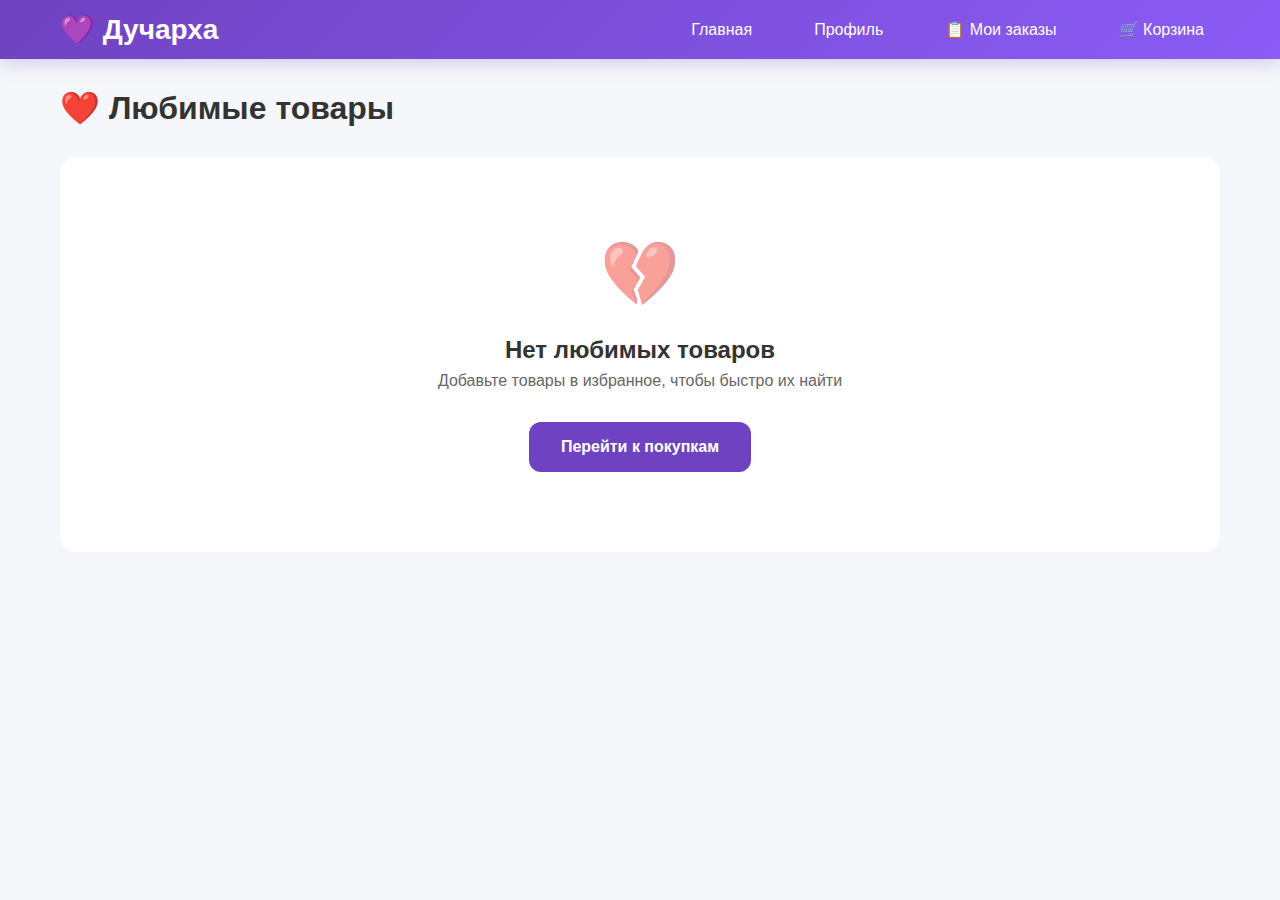
<file: templates/favorites.html>
<!DOCTYPE html>
<html lang="ru">
<head>
    <meta charset="UTF-8">
    <meta name="viewport" content="width=device-width, initial-scale=1.0">
    <title>Любимые товары - Дучарха</title>
    <style>
        * {
            margin: 0;
            padding: 0;
            box-sizing: border-box;
        }

        body {
            font-family: -apple-system, BlinkMacSystemFont, 'Segoe UI', Roboto, sans-serif;
            background-color: #f5f7fa;
            color: #333;
        }

        .header {
            background: linear-gradient(135deg, #6f42c1 0%, #8b5cf6 100%);
            padding: 12px 0;
            box-shadow: 0 2px 20px rgba(111, 66, 193, 0.3);
        }

        .header-content {
            max-width: 1200px;
            margin: 0 auto;
            padding: 0 20px;
            display: flex;
            justify-content: space-between;
            align-items: center;
        }

        .logo {
            font-size: 28px;
            font-weight: bold;
            color: white;
            text-decoration: none;
        }

        .nav-links {
            display: flex;
            gap: 30px;
            align-items: center;
        }

        .nav-links a {
            color: white;
            text-decoration: none;
            font-weight: 500;
            padding: 8px 16px;
            border-radius: 20px;
            transition: all 0.3s ease;
        }

        .container {
            max-width: 1200px;
            margin: 0 auto;
            padding: 30px 20px;
        }

        .page-title {
            font-size: 32px;
            font-weight: 700;
            color: #333;
            margin-bottom: 30px;
        }

        .favorites-grid {
            display: grid;
            grid-template-columns: repeat(auto-fill, minmax(280px, 1fr));
            gap: 24px;
        }

        .product-card {
            background: white;
            border-radius: 16px;
            padding: 20px;
            box-shadow: 0 4px 16px rgba(0,0,0,0.08);
            transition: transform 0.3s ease;
        }

        .product-card:hover {
            transform: translateY(-2px);
        }

        .product-image {
            width: 100%;
            height: 200px;
            background: #f8f9fa;
            border-radius: 12px;
            display: flex;
            align-items: center;
            justify-content: center;
            margin-bottom: 16px;
        }

        .product-image img {
            max-width: 100%;
            max-height: 100%;
            object-fit: cover;
            border-radius: 12px;
        }

        .product-emoji {
            font-size: 64px;
        }

        .product-name {
            font-size: 18px;
            font-weight: 600;
            color: #333;
            margin-bottom: 8px;
        }

        .product-price {
            font-size: 20px;
            font-weight: 700;
            color: #6f42c1;
            margin-bottom: 16px;
        }

        .product-actions {
            display: flex;
            justify-content: space-between;
            align-items: center;
        }

        .quantity-controls {
            display: flex;
            align-items: center;
            gap: 12px;
        }

        .quantity-btn {
            background: #6f42c1;
            color: white;
            border: none;
            width: 32px;
            height: 32px;
            border-radius: 8px;
            cursor: pointer;
            font-size: 16px;
            font-weight: 600;
            transition: all 0.3s ease;
        }

        .quantity-btn:hover {
            background: #5a359a;
        }

        .quantity-btn:disabled {
            background: #ccc;
            cursor: not-allowed;
        }

        .quantity-display {
            font-size: 16px;
            font-weight: 600;
            min-width: 20px;
            text-align: center;
        }

        .remove-favorite {
            background: none;
            border: none;
            color: #dc3545;
            font-size: 20px;
            cursor: pointer;
            padding: 4px;
            border-radius: 4px;
            transition: all 0.3s ease;
        }

        .remove-favorite:hover {
            background: #dc3545;
            color: white;
        }

        .empty-favorites {
            text-align: center;
            padding: 80px 20px;
            background: white;
            border-radius: 16px;
        }

        .empty-favorites-icon {
            font-size: 64px;
            margin-bottom: 24px;
            opacity: 0.5;
        }

        .empty-favorites-title {
            font-size: 24px;
            font-weight: 700;
            color: #333;
            margin-bottom: 8px;
        }

        .empty-favorites-text {
            font-size: 16px;
            color: #666;
            margin-bottom: 32px;
        }

        .continue-shopping {
            background: #6f42c1;
            color: white;
            border: none;
            padding: 16px 32px;
            border-radius: 12px;
            font-size: 16px;
            font-weight: 600;
            cursor: pointer;
            text-decoration: none;
            display: inline-block;
            transition: all 0.3s ease;
        }

        .continue-shopping:hover {
            background: #5a359a;
            transform: translateY(-2px);
        }
    </style>
</head>
<body>
    <div class="header">
        <div class="header-content">
            <a href="/" class="logo">💜 Дучарха</a>
            <nav class="nav-links">
                <a href="/">Главная</a>
                <a href="/profile">Профиль</a>
                <a href="/my_orders">📋 Мои заказы</a>
                <a href="/cart">🛒 Корзина</a>
            </nav>
        </div>
    </div>

    <div class="container">
        <h1 class="page-title">❤️ Любимые товары</h1>
        
        <div id="favorites-container">
            <!-- Здесь будут отображаться любимые товары -->
            <div class="empty-favorites">
                <div class="empty-favorites-icon">💔</div>
                <h2 class="empty-favorites-title">Нет любимых товаров</h2>
                <p class="empty-favorites-text">Добавьте товары в избранное, чтобы быстро их найти</p>
                <a href="/" class="continue-shopping">Перейти к покупкам</a>
            </div>
        </div>
    </div>

    <script>
        // Здесь будет логика для работы с избранными товарами
        // Пока что показываем пустое состояние
        console.log('Страница любимых товаров загружена');
    </script>
</body>
</html>
</file>
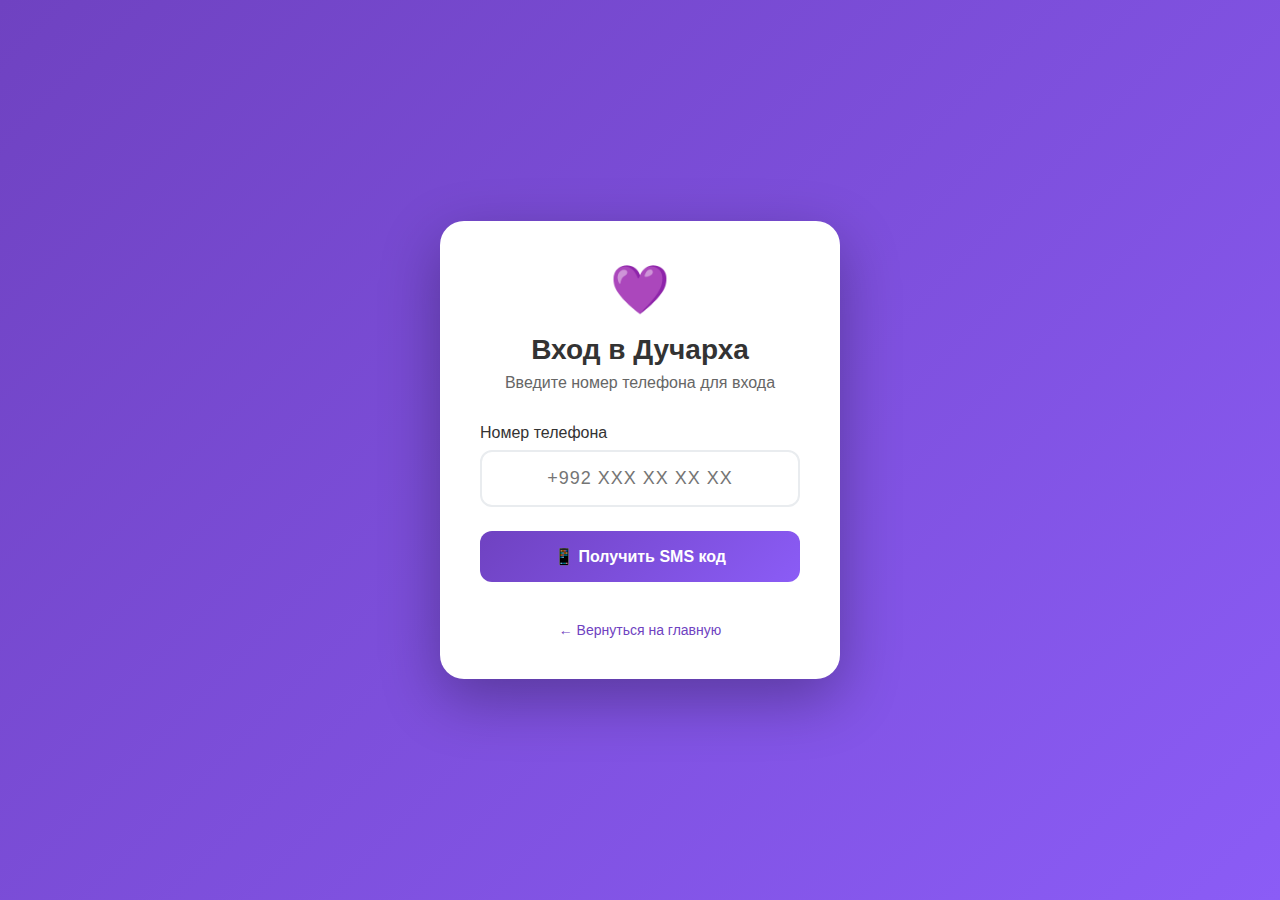
<file: templates/login.html>
<!DOCTYPE html>
<html lang="ru">
<head>
    <meta charset="UTF-8">
    <meta name="viewport" content="width=device-width, initial-scale=1.0">
    <title>Вход в Дучарха</title>
    <style>
        * {
            margin: 0;
            padding: 0;
            box-sizing: border-box;
        }

        body {
            font-family: -apple-system, BlinkMacSystemFont, 'Segoe UI', Roboto, sans-serif;
            background: linear-gradient(135deg, #6f42c1 0%, #8b5cf6 100%);
            min-height: 100vh;
            display: flex;
            align-items: center;
            justify-content: center;
            padding: 20px;
        }

        .login-container {
            background: white;
            border-radius: 24px;
            padding: 40px;
            box-shadow: 0 20px 60px rgba(0,0,0,0.3);
            max-width: 400px;
            width: 100%;
            text-align: center;
        }

        .logo {
            font-size: 48px;
            margin-bottom: 16px;
        }

        .title {
            font-size: 28px;
            font-weight: 700;
            color: #333;
            margin-bottom: 8px;
        }

        .subtitle {
            color: #666;
            margin-bottom: 32px;
            font-size: 16px;
        }

        .step {
            display: none;
        }

        .step.active {
            display: block;
        }

        .form-group {
            margin-bottom: 24px;
            text-align: left;
        }

        .form-label {
            display: block;
            margin-bottom: 8px;
            color: #333;
            font-weight: 500;
        }

        .form-input {
            width: 100%;
            padding: 16px;
            border: 2px solid #e9ecef;
            border-radius: 12px;
            font-size: 16px;
            transition: all 0.3s ease;
        }

        .form-input:focus {
            outline: none;
            border-color: #6f42c1;
            box-shadow: 0 0 0 3px rgba(111, 66, 193, 0.1);
        }

        .phone-input {
            text-align: center;
            font-size: 18px;
            letter-spacing: 1px;
        }

        .code-input {
            text-align: center;
            font-size: 24px;
            letter-spacing: 8px;
            font-weight: bold;
        }

        .btn {
            background: linear-gradient(135deg, #6f42c1, #8b5cf6);
            color: white;
            border: none;
            padding: 16px 32px;
            border-radius: 12px;
            font-size: 16px;
            font-weight: 600;
            cursor: pointer;
            transition: all 0.3s ease;
            width: 100%;
            margin-bottom: 16px;
        }

        .btn:hover {
            transform: translateY(-2px);
            box-shadow: 0 8px 25px rgba(111, 66, 193, 0.3);
        }

        .btn:disabled {
            background: #ccc;
            cursor: not-allowed;
            transform: none;
            box-shadow: none;
        }

        .back-btn {
            background: transparent;
            color: #6f42c1;
            border: 2px solid #6f42c1;
            margin-bottom: 0;
        }

        .back-btn:hover {
            background: #6f42c1;
            color: white;
        }

        .success-message {
            background: #d4edda;
            color: #155724;
            padding: 12px;
            border-radius: 8px;
            margin-bottom: 16px;
            border: 1px solid #c3e6cb;
        }

        .error-message {
            background: #f8d7da;
            color: #721c24;
            padding: 12px;
            border-radius: 8px;
            margin-bottom: 16px;
            border: 1px solid #f5c6cb;
        }

        .test-info {
            background: #fff3cd;
            color: #856404;
            padding: 12px;
            border-radius: 8px;
            margin-top: 16px;
            border: 1px solid #ffeaa7;
            font-size: 14px;
        }

        .phone-display {
            font-weight: bold;
            color: #6f42c1;
            margin-bottom: 16px;
        }

        .timer {
            color: #666;
            font-size: 14px;
            margin-top: 16px;
        }

        .resend-btn {
            background: transparent;
            color: #6f42c1;
            border: none;
            text-decoration: underline;
            cursor: pointer;
            font-size: 14px;
            margin-top: 8px;
        }

        .home-link {
            color: #6f42c1;
            text-decoration: none;
            font-size: 14px;
            margin-top: 24px;
            display: inline-block;
        }

        @media (max-width: 480px) {
            .login-container {
                padding: 24px;
                margin: 10px;
            }

            .title {
                font-size: 24px;
            }

            .subtitle {
                font-size: 14px;
            }
        }
    </style>
</head>
<body>
    <div class="login-container">
        <div class="logo">💜</div>
        <h1 class="title">Вход в Дучарха</h1>
        <p class="subtitle">Введите номер телефона для входа</p>

        <!-- Шаг 1: Ввод номера телефона -->
        <div id="step1" class="step active">
            <div class="form-group">
                <label class="form-label" for="phone">Номер телефона</label>
                <input type="tel" 
                       id="phone" 
                       class="form-input phone-input" 
                       placeholder="+992 ХХХ ХХ ХХ ХХ"
                       maxlength="20">
            </div>
            
            <button class="btn" onclick="sendCode()">
                📱 Получить SMS код
            </button>

            <div id="phone-error" class="error-message" style="display: none;"></div>
            
            <a href="/" class="home-link">← Вернуться на главную</a>
        </div>

        <!-- Шаг 2: Ввод SMS кода -->
        <div id="step2" class="step">
            <div class="phone-display">
                SMS код отправлен на:<br>
                <span id="phone-display"></span>
            </div>

            <div class="form-group">
                <label class="form-label" for="code">Введите код из SMS</label>
                <input type="text" 
                       id="code" 
                       class="form-input code-input" 
                       placeholder="____"
                       maxlength="4"
                       pattern="[0-9]*"
                       inputmode="numeric">
            </div>
            
            <button class="btn" onclick="verifyCode()">
                ✅ Подтвердить код
            </button>

            <button class="btn back-btn" onclick="goBack()">
                ← Изменить номер
            </button>

            <div id="code-error" class="error-message" style="display: none;"></div>
            <div id="code-success" class="success-message" style="display: none;"></div>

            <div class="timer" id="timer"></div>
            <button class="resend-btn" id="resend-btn" onclick="resendCode()" style="display: none;">
                Отправить код повторно
            </button>

            <div class="test-info">
                🧪 <strong>Тестовый режим:</strong><br>
                Код будет показан в консоли браузера (F12)
            </div>
        </div>
    </div>

    <script>
        let currentPhone = '';
        let timerInterval;

        // Форматирование номера телефона при вводе
        document.getElementById('phone').addEventListener('input', function(e) {
            let value = e.target.value.replace(/\D/g, '');
            if (value.length > 0 && !value.startsWith('992')) {
                if (value.startsWith('0')) {
                    value = '992' + value.substring(1);
                } else if (!value.startsWith('+')) {
                    value = '992' + value;
                }
            }
            
            // Форматируем отображение
            let formatted = value;
            if (value.length >= 3) {
                formatted = '+' + value.substring(0, 3);
                if (value.length > 3) {
                    formatted += ' ' + value.substring(3, 6);
                }
                if (value.length > 6) {
                    formatted += ' ' + value.substring(6, 8);
                }
                if (value.length > 8) {
                    formatted += ' ' + value.substring(8, 10);
                }
                if (value.length > 10) {
                    formatted += ' ' + value.substring(10, 12);
                }
            }
            
            e.target.value = formatted;
        });

        // Enter для отправки кода
        document.getElementById('phone').addEventListener('keypress', function(e) {
            if (e.key === 'Enter') {
                sendCode();
            }
        });

        document.getElementById('code').addEventListener('keypress', function(e) {
            if (e.key === 'Enter') {
                verifyCode();
            }
        });

        // Автоматическое заполнение только цифрами в поле кода
        document.getElementById('code').addEventListener('input', function(e) {
            e.target.value = e.target.value.replace(/\D/g, '');
            if (e.target.value.length === 4) {
                // Автоматически проверяем код когда введены все 4 цифры
                setTimeout(verifyCode, 500);
            }
        });

        function sendCode() {
            const phoneInput = document.getElementById('phone');
            const phone = phoneInput.value.replace(/\D/g, '');
            
            if (phone.length < 12) {
                showError('phone-error', 'Введите корректный номер телефона');
                return;
            }

            currentPhone = phone;
            
            fetch('/auth/send_code', {
                method: 'POST',
                headers: {
                    'Content-Type': 'application/json',
                },
                body: JSON.stringify({phone: phone})
            })
            .then(response => response.json())
            .then(data => {
                if (data.success) {
                    document.getElementById('phone-display').textContent = phoneInput.value;
                    showStep2();
                    startTimer();
                    
                    // В тестовом режиме показываем код в консоли
                    if (data.test_code) {
                        console.log('🔐 Тестовый SMS код:', data.test_code);
                        showSuccess('code-success', `Тестовый код: ${data.test_code}`);
                    }
                } else {
                    showError('phone-error', data.message);
                }
            })
            .catch(error => {
                console.error('Ошибка:', error);
                showError('phone-error', 'Ошибка соединения');
            });
        }

        function verifyCode() {
            const code = document.getElementById('code').value;
            
            if (code.length !== 4) {
                showError('code-error', 'Введите 4-значный код');
                return;
            }

            fetch('/auth/verify_code', {
                method: 'POST',
                headers: {
                    'Content-Type': 'application/json',
                },
                body: JSON.stringify({
                    phone: currentPhone,
                    code: code
                })
            })
            .then(response => response.json())
            .then(data => {
                if (data.success) {
                    showSuccess('code-success', 'Вход выполнен успешно!');
                    
                    // Сохраняем токен сессии
                    localStorage.setItem('session_token', data.session_token);
                    localStorage.setItem('user_phone', data.phone);
                    
                    // Перенаправляем на главную страницу
                    setTimeout(() => {
                        window.location.href = '/';
                    }, 1500);
                } else {
                    showError('code-error', data.message);
                    document.getElementById('code').value = '';
                }
            })
            .catch(error => {
                console.error('Ошибка:', error);
                showError('code-error', 'Ошибка соединения');
            });
        }

        function showStep2() {
            document.getElementById('step1').classList.remove('active');
            document.getElementById('step2').classList.add('active');
            document.getElementById('code').focus();
        }

        function goBack() {
            document.getElementById('step2').classList.remove('active');
            document.getElementById('step1').classList.add('active');
            clearTimer();
            hideMessages();
        }

        function startTimer() {
            let timeLeft = 600; // 10 минут
            updateTimer(timeLeft);
            
            timerInterval = setInterval(() => {
                timeLeft--;
                updateTimer(timeLeft);
                
                if (timeLeft <= 0) {
                    clearTimer();
                    document.getElementById('resend-btn').style.display = 'inline-block';
                }
            }, 1000);
        }

        function updateTimer(seconds) {
            const minutes = Math.floor(seconds / 60);
            const secs = seconds % 60;
            document.getElementById('timer').textContent = 
                `Код действует: ${minutes}:${secs.toString().padStart(2, '0')}`;
        }

        function clearTimer() {
            if (timerInterval) {
                clearInterval(timerInterval);
                timerInterval = null;
            }
        }

        function resendCode() {
            document.getElementById('resend-btn').style.display = 'none';
            hideMessages();
            sendCode();
        }

        function showError(elementId, message) {
            hideMessages();
            const errorElement = document.getElementById(elementId);
            errorElement.textContent = message;
            errorElement.style.display = 'block';
        }

        function showSuccess(elementId, message) {
            hideMessages();
            const successElement = document.getElementById(elementId);
            successElement.textContent = message;
            successElement.style.display = 'block';
        }

        function hideMessages() {
            document.querySelectorAll('.error-message, .success-message').forEach(el => {
                el.style.display = 'none';
            });
        }

        // Проверяем, авторизован ли уже пользователь
        window.addEventListener('load', function() {
            const sessionToken = localStorage.getItem('session_token');
            if (sessionToken) {
                // Проверяем валидность токена
                fetch('/auth/check_session', {
                    method: 'POST',
                    headers: {
                        'Content-Type': 'application/json',
                    },
                    body: JSON.stringify({session_token: sessionToken})
                })
                .then(response => response.json())
                .then(data => {
                    if (data.success) {
                        // Пользователь уже авторизован
                        window.location.href = '/';
                    }
                })
                .catch(error => {
                    console.log('Сессия недействительна');
                });
            }
        });
    </script>
</body>
</html>
</file>
